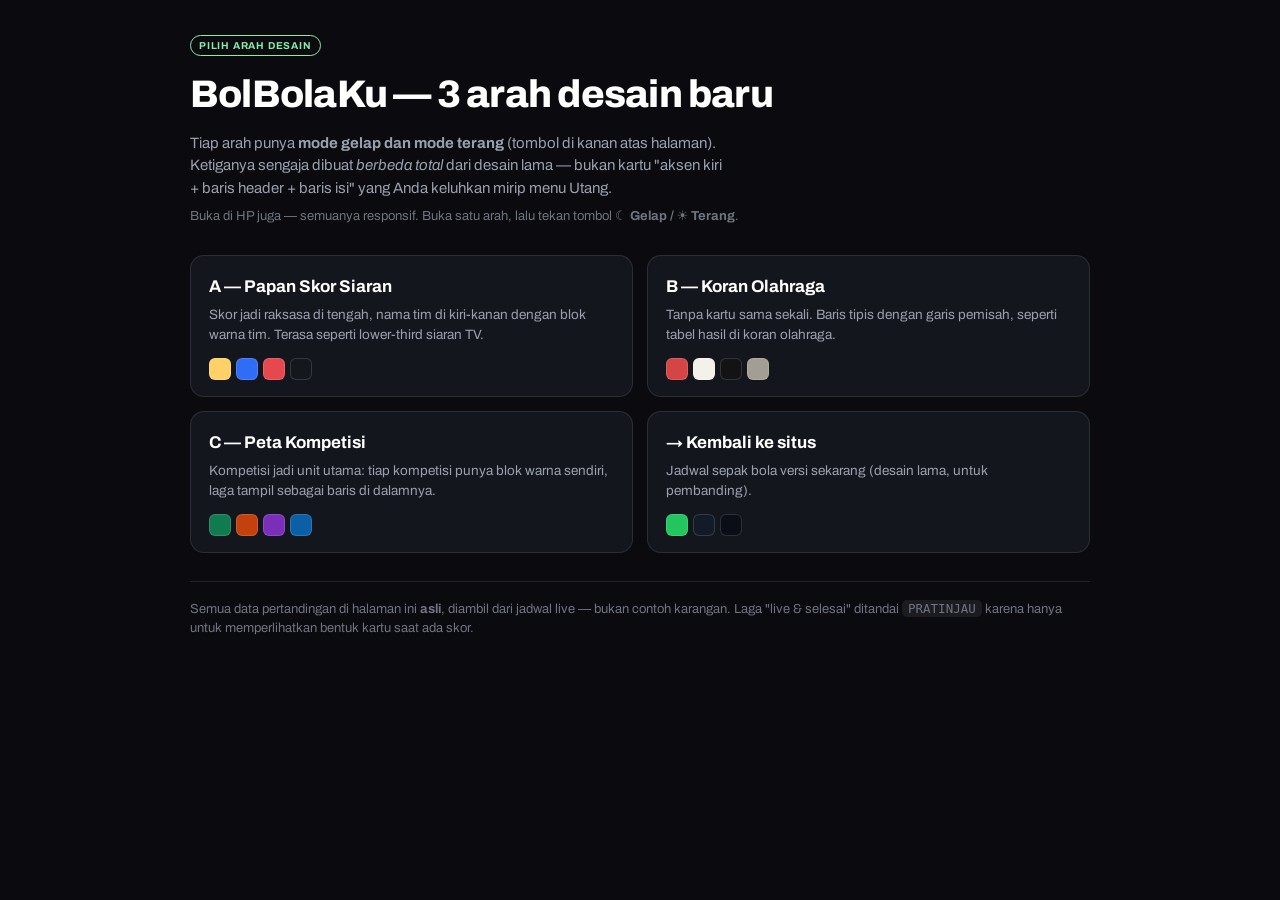
<file: desain/index.html>
<!DOCTYPE html>
<html lang="id">
<head>
<meta charset="UTF-8">
<meta name="viewport" content="width=device-width, initial-scale=1">
<title>BolBolaKu — Pilih Arah Desain</title>
<link rel="preconnect" href="https://fonts.googleapis.com">
<link rel="preconnect" href="https://fonts.gstatic.com" crossorigin>
<link rel="stylesheet" href="https://fonts.googleapis.com/css2?family=Archivo:wght@400;600;700;800&family=Plus+Jakarta+Sans:wght@400;600;700;800&display=swap">
<style>
  *,*::before,*::after{box-sizing:border-box}
  body{margin:0;background:#0a0a0f;color:#fff;font-family:'Archivo',system-ui,sans-serif;
       line-height:1.5;-webkit-font-smoothing:antialiased;padding:32px 16px 64px}
  .w{max-width:900px;margin:0 auto}
  h1{font-size:clamp(1.6rem,5vw,2.4rem);font-weight:800;letter-spacing:-.02em;margin:0 0 8px}
  .sub{color:#9aa0ad;font-size:15px;max-width:60ch;margin:0 0 8px}
  .note{color:#6f7480;font-size:13px;margin:0 0 28px}
  .grid{display:grid;gap:14px;grid-template-columns:1fr}
  @media(min-width:720px){.grid{grid-template-columns:1fr 1fr}}
  a.card{display:block;text-decoration:none;color:inherit;background:#14161d;
         border:1px solid rgba(255,255,255,.1);border-radius:14px;padding:18px 18px 16px;
         transition:border-color .15s,transform .15s}
  a.card:hover{border-color:rgba(255,255,255,.3);transform:translateY(-2px)}
  a.card h2{margin:0 0 6px;font-size:17px;font-weight:700}
  a.card p{margin:0;color:#9aa0ad;font-size:13.5px}
  .swatch{display:flex;gap:5px;margin:12px 0 0}
  .swatch span{width:22px;height:22px;border-radius:6px;border:1px solid rgba(255,255,255,.14)}
  .tag{display:inline-block;font-size:10px;font-weight:700;letter-spacing:.08em;
       text-transform:uppercase;color:#86efac;border:1px solid currentColor;
       border-radius:999px;padding:2px 8px;margin-bottom:10px}
  .foot{margin-top:28px;padding-top:18px;border-top:1px solid rgba(255,255,255,.1);
        color:#6f7480;font-size:13px}
  .foot a{color:#86efac}
  code{background:rgba(255,255,255,.07);padding:1px 6px;border-radius:5px;font-size:12.5px}
</style>
</head>
<body>
<div class="w">
  <span class="tag">Pilih arah desain</span>
  <h1>BolBolaKu — 3 arah desain baru</h1>
  <p class="sub">Tiap arah punya <strong>mode gelap dan mode terang</strong> (tombol di kanan atas halaman). Ketiganya sengaja dibuat <em>berbeda total</em> dari desain lama — bukan kartu "aksen kiri + baris header + baris isi" yang Anda keluhkan mirip menu Utang.</p>
  <p class="note">Buka di HP juga — semuanya responsif. Buka satu arah, lalu tekan tombol <strong>☾ Gelap / ☀ Terang</strong>.</p>

  <div class="grid">
    <a class="card" href="probe-A.html">
      <h2>A — Papan Skor Siaran</h2>
      <p>Skor jadi raksasa di tengah, nama tim di kiri-kanan dengan blok warna tim. Terasa seperti lower-third siaran TV.</p>
      <div class="swatch"><span style="background:#ffd166"></span><span style="background:#2f6df6"></span><span style="background:#e5484d"></span><span style="background:#14181d"></span></div>
    </a>
    <a class="card" href="probe-B.html">
      <h2>B — Koran Olahraga</h2>
      <p>Tanpa kartu sama sekali. Baris tipis dengan garis pemisah, seperti tabel hasil di koran olahraga.</p>
      <div class="swatch"><span style="background:#d64545"></span><span style="background:#f4f1ea"></span><span style="background:#131315"></span><span style="background:#a29e94"></span></div>
    </a>
    <a class="card" href="probe-C.html">
      <h2>C — Peta Kompetisi</h2>
      <p>Kompetisi jadi unit utama: tiap kompetisi punya blok warna sendiri, laga tampil sebagai baris di dalamnya.</p>
      <div class="swatch"><span style="background:#0f7b4f"></span><span style="background:#c2410c"></span><span style="background:#7a2fb8"></span><span style="background:#0b5fa5"></span></div>
    </a>
    <a class="card" href="../">
      <h2>→ Kembali ke situs</h2>
      <p>Jadwal sepak bola versi sekarang (desain lama, untuk pembanding).</p>
      <div class="swatch"><span style="background:#22c55e"></span><span style="background:#141b28"></span><span style="background:#0a0e16"></span></div>
    </a>
  </div>

  <p class="foot">Semua data pertandingan di halaman ini <strong>asli</strong>, diambil dari jadwal live — bukan contoh karangan. Laga "live &amp; selesai" ditandai <code>PRATINJAU</code> karena hanya untuk memperlihatkan bentuk kartu saat ada skor.</p>
</div>
</body>
</html>
</file>
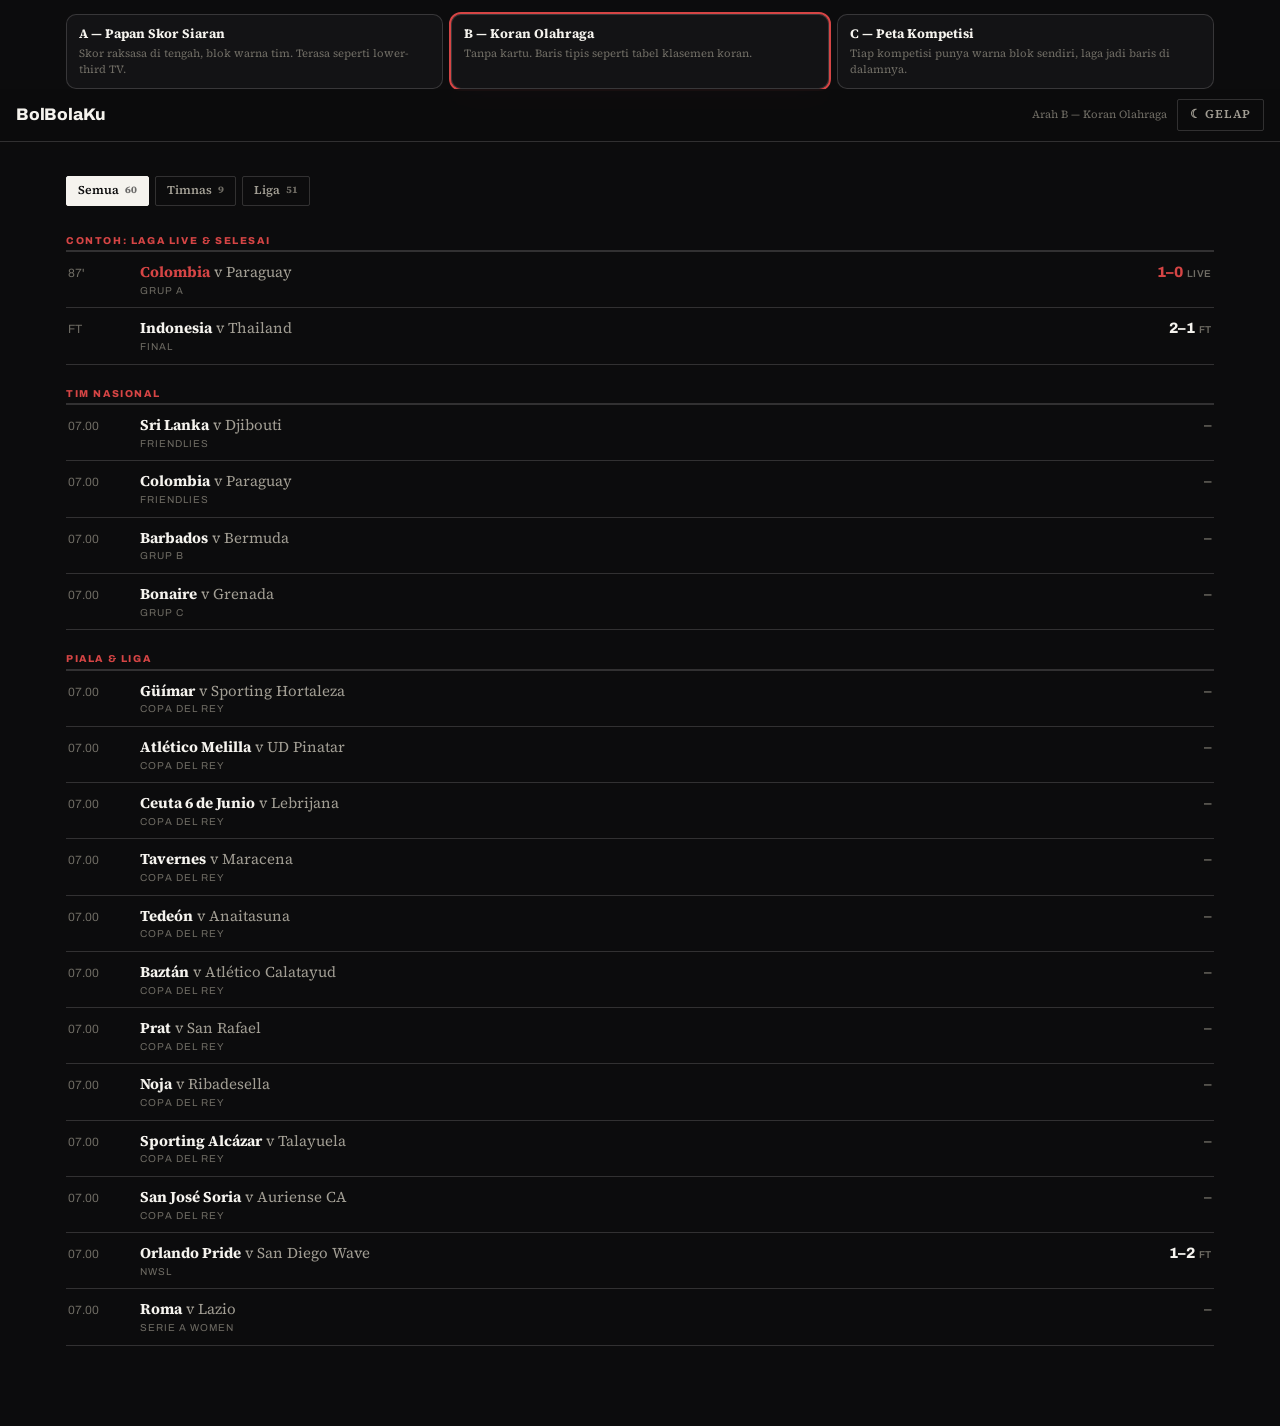
<file: desain/probe-B.html>
<!DOCTYPE html><html lang="id"><head><meta charset="UTF-8">
<meta name="viewport" content="width=device-width, initial-scale=1"><title>B — Koran Olahraga</title>
<link rel="preconnect" href="https://fonts.googleapis.com"><link rel="preconnect" href="https://fonts.gstatic.com" crossorigin>
<link rel="stylesheet" href="https://fonts.googleapis.com/css2?family=Archivo:wght@600;800&family=Source+Serif+4:opsz,wght@8..60,400;600;700&display=swap"><link rel="stylesheet" href="probe.css">
</head><body class="probe probe-B" data-theme="dark"><div class="picker">
  <a href="probe-A.html" ><strong>A — Papan Skor Siaran</strong><span>Skor raksasa di tengah, blok warna tim. Terasa seperti lower-third TV.</span></a>
  <a href="probe-B.html" aria-current="true"><strong>B — Koran Olahraga</strong><span>Tanpa kartu. Baris tipis seperti tabel klasemen koran.</span></a>
  <a href="probe-C.html" ><strong>C — Peta Kompetisi</strong><span>Tiap kompetisi punya warna blok sendiri, laga jadi baris di dalamnya.</span></a>
</div><div class="bar"><span class="bar__name">BolBolaKu</span><span class="bar__sp"></span>
  <span class="bar__hint">Arah B — Koran Olahraga</span><button class="tbtn" id="theme" aria-pressed="false">☾ Gelap</button></div><div class="wrap"><div class="chips"><button class="c" aria-pressed="true">Semua <b>60</b></button><button class="c" aria-pressed="false">Timnas <b>9</b></button><button class="c" aria-pressed="false">Liga <b>51</b></button></div><section class="B-sec"><p class="B-eyebrow">Contoh: laga live &amp; selesai</p><ul class="B-rows"><li class="B-row B-row--live"><span class="t">87&#x27;</span>
  <span class="m"><span class="h">Colombia</span> <span class="a">v Paraguay</span><span class="sub">Grup A</span></span><span class="sc">1–0<span class="ft">LIVE</span></span></li><li class="B-row"><span class="t">FT</span>
  <span class="m"><span class="h">Indonesia</span> <span class="a">v Thailand</span><span class="sub">Final</span></span><span class="sc">2–1<span class="ft">FT</span></span></li></ul></section><section class="B-sec"><p class="B-eyebrow">Tim Nasional</p><ul class="B-rows"><li class="B-row"><span class="t">07.00</span>
  <span class="m"><span class="h">Sri Lanka</span> <span class="a">v Djibouti</span><span class="sub">Friendlies</span></span><span class="sc sc--none">–</span></li><li class="B-row"><span class="t">07.00</span>
  <span class="m"><span class="h">Colombia</span> <span class="a">v Paraguay</span><span class="sub">Friendlies</span></span><span class="sc sc--none">–</span></li><li class="B-row"><span class="t">07.00</span>
  <span class="m"><span class="h">Barbados</span> <span class="a">v Bermuda</span><span class="sub">Grup B</span></span><span class="sc sc--none">–</span></li><li class="B-row"><span class="t">07.00</span>
  <span class="m"><span class="h">Bonaire</span> <span class="a">v Grenada</span><span class="sub">Grup C</span></span><span class="sc sc--none">–</span></li></ul></section><section class="B-sec"><p class="B-eyebrow">Piala &amp; Liga</p><ul class="B-rows"><li class="B-row"><span class="t">07.00</span>
  <span class="m"><span class="h">Güímar</span> <span class="a">v Sporting Hortaleza</span><span class="sub">Copa del Rey</span></span><span class="sc sc--none">–</span></li><li class="B-row"><span class="t">07.00</span>
  <span class="m"><span class="h">Atlético Melilla</span> <span class="a">v UD Pinatar</span><span class="sub">Copa del Rey</span></span><span class="sc sc--none">–</span></li><li class="B-row"><span class="t">07.00</span>
  <span class="m"><span class="h">Ceuta 6 de Junio</span> <span class="a">v Lebrijana</span><span class="sub">Copa del Rey</span></span><span class="sc sc--none">–</span></li><li class="B-row"><span class="t">07.00</span>
  <span class="m"><span class="h">Tavernes</span> <span class="a">v Maracena</span><span class="sub">Copa del Rey</span></span><span class="sc sc--none">–</span></li><li class="B-row"><span class="t">07.00</span>
  <span class="m"><span class="h">Tedeón</span> <span class="a">v Anaitasuna</span><span class="sub">Copa del Rey</span></span><span class="sc sc--none">–</span></li><li class="B-row"><span class="t">07.00</span>
  <span class="m"><span class="h">Baztán</span> <span class="a">v Atlético Calatayud</span><span class="sub">Copa del Rey</span></span><span class="sc sc--none">–</span></li><li class="B-row"><span class="t">07.00</span>
  <span class="m"><span class="h">Prat</span> <span class="a">v San Rafael</span><span class="sub">Copa del Rey</span></span><span class="sc sc--none">–</span></li><li class="B-row"><span class="t">07.00</span>
  <span class="m"><span class="h">Noja</span> <span class="a">v Ribadesella</span><span class="sub">Copa del Rey</span></span><span class="sc sc--none">–</span></li><li class="B-row"><span class="t">07.00</span>
  <span class="m"><span class="h">Sporting Alcázar</span> <span class="a">v Talayuela</span><span class="sub">Copa del Rey</span></span><span class="sc sc--none">–</span></li><li class="B-row"><span class="t">07.00</span>
  <span class="m"><span class="h">San José Soria</span> <span class="a">v Auriense CA</span><span class="sub">Copa del Rey</span></span><span class="sc sc--none">–</span></li><li class="B-row"><span class="t">07.00</span>
  <span class="m"><span class="h">Orlando Pride</span> <span class="a">v San Diego Wave</span><span class="sub">NWSL</span></span><span class="sc">1–2<span class="ft">FT</span></span></li><li class="B-row"><span class="t">07.00</span>
  <span class="m"><span class="h">Roma</span> <span class="a">v Lazio</span><span class="sub">Serie A Women</span></span><span class="sc sc--none">–</span></li></ul></section></div><script>
const b=document.getElementById('theme'),root=document.body;
function paint(){const d=root.dataset.theme==='dark';b.textContent=d?'☾ Gelap':'☀ Terang';b.setAttribute('aria-pressed',String(!d));}
b.addEventListener('click',()=>{root.dataset.theme=root.dataset.theme==='dark'?'light':'dark';paint();});
document.querySelectorAll('.chips .c').forEach(c=>c.addEventListener('click',()=>{
  document.querySelectorAll('.chips .c').forEach(x=>x.setAttribute('aria-pressed','false'));
  c.setAttribute('aria-pressed','true');}));paint();</script></body></html>
</file>
<file: desain/probe.css>
/* ============================================================
   BolBolaKu — DESIGN PROBES v4
   Tiga arah desain yang benar-benar berbeda, masing-masing dengan
   dark + light mode. Tujuannya MEMILIH arah, bukan mengirim kode.

   Yang sengaja DIHINDARI (keluhan user):
   - kartu "rail aksen kiri + baris header + baris isi" (pola kartu
     Utang myduit — dan pola v3 kita sendiri)
   - near-black + satu aksen hijau (default AI, per skill frontend-design)
   - kartu seragam semua jenis kompetisi
   ============================================================ */

*, *::before, *::after { box-sizing: border-box; }
html { -webkit-text-size-adjust: 100%; }
body {
  margin: 0;
  font-family: var(--f-body, system-ui, -apple-system, 'Segoe UI', Roboto, sans-serif);
  background: var(--bg);
  color: var(--fg);
  line-height: 1.45;
  -webkit-font-smoothing: antialiased;
}
button, input, select { font: inherit; color: inherit; background: none; border: none; }
ul { margin: 0; padding: 0; list-style: none; }
img { display: block; }

/* ============================================================
   TEMA — DARK + LIGHT
   Setiap arah punya paletnya sendiri, tapi kontraknya sama:
   [data-theme="dark"|"light"] menukar token, bukan warna hardcode.
   ============================================================ */

/* ===== ARAH A — "PAPAN SKOR SIARAN" (scoreboard broadcast) =====
   Kartu = dua baris tim dengan SKOR SEBAGAI BLOCK BESAR di tengah,
   pemisah tipis, dan blok warna tim sebagai identitas (bukan rail).
   Tipografi sangat tebal + angka tabular besar. Terasa seperti
   lower-third siaran TV. */
.probe-A {
  --bg:      #0b0d10;
  --surface: #14181d;
  --fg:      #ffffff;
  --fg-2:    #9aa3ad;
  --fg-3:    #6b747e;
  --line:    rgba(255,255,255,.09);
  --accent:  #ffd166;
  --home:    #2f6df6;
  --away:    #e5484d;
  --f-body:  'Archivo', system-ui, sans-serif;
  --f-display: 'Archivo', system-ui, sans-serif;
}
.probe-A[data-theme="light"] {
  --bg:      #eef0f3;
  --surface: #ffffff;
  --fg:      #101317;
  --fg-2:    #4c545e;
  --fg-3:    #666e78;
  --line:    rgba(0,0,0,.10);
  --accent:  #b8860b;
  --home:    #2f6df6;
  --away:    #d92b30;
}

/* ===== ARAH B — "KORAN OLAHRAGA" (editorial broadsheet) =====
   Tanpa kartu. Daftar baris dengan garis pemisah seperti tabel liga
   di koran. Nama kompetisi jadi EYEBROW, angka rata seperti kolom
   klasemen. Radius 0. Kontrasnya dari tipografi + rule, bukan kotak. */
.probe-B {
  --bg:      #0c0c0d;
  --surface: #131315;
  --fg:      #f5f3ee;
  --fg-2:    #a29e94;
  --fg-3:    #6f6c64;
  --line:    rgba(245,243,238,.16);
  --accent:  #d64545;
  --f-body:  'Source Serif 4', Georgia, serif;
  --f-display: 'Archivo', system-ui, sans-serif;
}
.probe-B[data-theme="light"] {
  --bg:      #f4f1ea;
  --surface: #ffffff;
  --fg:      #17150f;
  --fg-2:    #4e4940;
  --fg-3:    #6a6459;
  --line:    rgba(23,21,15,.20);
  --accent:  #a82c2c;
}

/* ===== ARAH C — "PETA KOMPETISI" (competition-first, colored) =====
   Kompetisi adalah unit utama, bukan pertandingan. Tiap kompetisi
   punya WARNA LATARNYA SENDIRI (blok warna penuh), dan laga di
   dalamnya tampil sebagai baris ringkas. Terasa seperti koleksi
   kartu turnamen, bukan feed abu-abu seragam. */
.probe-C {
  --bg:      #0a0a12;
  --surface: #15161f;
  --fg:      #ffffff;
  --fg-2:    #9d9fb0;
  --fg-3:    #6e7086;
  --line:    rgba(255,255,255,.10);
  --accent:  #5b8cff;
  --f-body:  'Plus Jakarta Sans', system-ui, sans-serif;
  --f-display: 'Plus Jakarta Sans', system-ui, sans-serif;
}
.probe-C[data-theme="light"] {
  --bg:      #f2f3f7;
  --surface: #ffffff;
  --fg:      #14151d;
  --fg-2:    #4e5060;
  --fg-3:    #696b7d;
  --line:    rgba(20,21,29,.10);
  --accent:  #3355dd;
}

/* ---------- kerangka bersama ---------- */
.probe {
  min-height: 100vh;
  background: var(--bg);
  color: var(--fg);
  transition: background .25s ease, color .25s ease;
}
.wrap { max-width: 1180px; margin: 0 auto; padding: 20px 16px 80px; }

.bar {
  position: sticky; top: 0; z-index: 10;
  display: flex; align-items: center; gap: 10px; flex-wrap: wrap;
  padding: 10px 16px;
  background: color-mix(in srgb, var(--bg) 88%, transparent);
  backdrop-filter: blur(12px);
  border-bottom: 1px solid var(--line);
}
.bar__name { font-family: var(--f-display); font-weight: 800; font-size: 1.05rem; letter-spacing: -.01em; }
.bar__sp { flex: 1; }
.bar__hint { font-size: 11px; color: var(--fg-3); }

.tbtn {
  display: inline-flex; align-items: center; gap: 6px;
  height: 32px; padding: 0 12px;
  border: 1px solid var(--line); border-radius: 7px;
  font-size: 12px; font-weight: 600; color: var(--fg-2);
  cursor: pointer;
}
.tbtn[aria-pressed="true"] { background: var(--accent); border-color: var(--accent); color: #0b0d10; }
.probe-B .tbtn { border-radius: 2px; text-transform: uppercase; letter-spacing: .06em; }

.chips { display: flex; gap: 6px; flex-wrap: wrap; padding: 14px 0 6px; }
.chips .c {
  height: 30px; padding: 0 11px; display: inline-flex; align-items: center; gap: 6px;
  border: 1px solid var(--line); border-radius: 999px;
  font-size: 12px; font-weight: 600; color: var(--fg-2); cursor: pointer;
}
.chips .c b { font-size: 10px; color: var(--fg-3); font-variant-numeric: tabular-nums; }
.chips .c[aria-pressed="true"] { background: var(--fg); color: var(--bg); border-color: var(--fg); }
.chips .c[aria-pressed="true"] b { color: color-mix(in srgb, var(--bg) 60%, transparent); }
.probe-B .chips .c { border-radius: 2px; }
.probe-C .chips .c { border-radius: 8px; }

.daylabel {
  display: flex; align-items: baseline; gap: 10px;
  margin: 20px 0 10px; padding-bottom: 6px;
  border-bottom: 1px solid var(--line);
}
.daylabel h2 { margin: 0; font-family: var(--f-display); font-size: 1.15rem; font-weight: 800; letter-spacing: -.01em; }
.daylabel .rel {
  font-size: 10px; font-weight: 700; letter-spacing: .1em; text-transform: uppercase;
  color: var(--accent); border: 1px solid currentColor; border-radius: 999px; padding: 1px 7px;
}
.daylabel .n { margin-left: auto; font-size: 11px; color: var(--fg-3); font-variant-numeric: tabular-nums; }

/* ============================================================
   ARAH A — kartu papan skor
   Struktur: baris tim | SKOR BESAR | baris tim, dengan blok warna
   tim di kiri tiap nama. Tidak ada "header + rail".
   ============================================================ */
.A-list { display: grid; gap: 8px; }
.A-card {
  background: var(--surface);
  border: 1px solid var(--line);
  border-radius: 10px;
  overflow: hidden;
}
.A-top {
  display: flex; align-items: center; gap: 8px;
  padding: 7px 12px;
  font-size: 11px; font-weight: 700; letter-spacing: .04em; text-transform: uppercase;
  color: var(--fg-3);
  border-bottom: 1px solid var(--line);
}
.A-top .tag {
  color: #0b0d10; background: var(--accent);
  padding: 1px 6px; border-radius: 4px; font-size: 10px;
}
.A-top .when { margin-left: auto; font-family: var(--f-display); font-variant-numeric: tabular-nums; color: var(--fg-2); font-size: 12px; }
.A-body { display: grid; grid-template-columns: minmax(0,1fr) auto minmax(0,1fr); align-items: center; gap: 4px; padding: 10px 12px; }
.A-team { display: grid; align-items: center; gap: 8px; grid-template-columns: 4px auto minmax(0,1fr); min-width: 0; }
/* Tim tamu: cermin dari tim tuan rumah. Jangan pakai direction:rtl (itu
   membuat nama hilang saat overflow) — cukup balik urutan kolom + rata kanan. */
.A-team--away { grid-template-columns: minmax(0,1fr) auto 4px; }
.A-team--away .stripe { order: 3; }
.A-team--away .cr { order: 2; }
.A-team--away .nm { order: 1; }
.A-team .stripe { width: 4px; height: 26px; border-radius: 2px; background: var(--c, var(--fg-3)); }
.A-team .cr { width: 24px; height: 24px; object-fit: contain; }
.A-team .nm { font-weight: 700; font-size: 14px; min-width: 0; overflow: hidden; text-overflow: ellipsis; white-space: nowrap; }
.A-team--away .nm { text-align: right; }
.A-score {
  font-family: var(--f-display); font-weight: 800; font-size: 1.9rem;
  letter-spacing: -.02em; font-variant-numeric: tabular-nums;
  padding: 0 6px; white-space: nowrap; min-width: 74px; text-align: center;
  /* Angka memakai warna teks utama (bukan aksen) supaya kontras tetap
     >= 4.5:1 di light mode; aksen hanya untuk menandai laga live. */
  color: var(--fg);
}
.A-card--live .A-score { color: var(--accent); }
.A-score i {
  font-style: normal; opacity: .38; font-size: .42em;
  margin: 0 .28em; vertical-align: .16em; line-height: 1;
}
.A-vs { font-size: 11px; font-weight: 700; color: var(--fg-3); letter-spacing: .08em; text-align: center; min-width: 74px; }
.A-meta { display: flex; align-items: center; gap: 6px; margin-top: 2px; font-size: 10px; color: var(--fg-3); }
.A-live { color: var(--accent); font-weight: 800; }

/* ============================================================
   ARAH B — daftar koran (tanpa kartu)
   ============================================================ */
.B-sec { margin-top: 22px; }
.B-eyebrow {
  font-family: var(--f-display); font-size: 10px; font-weight: 800;
  letter-spacing: .16em; text-transform: uppercase; color: var(--accent);
  margin: 0 0 2px;
}
.B-rows { border-top: 2px solid var(--line); }
.B-row {
  display: grid; grid-template-columns: 62px 1fr auto;
  align-items: baseline; gap: 10px;
  padding: 9px 2px;
  border-bottom: 1px solid var(--line);
}
.B-row .t { font-family: var(--f-display); font-size: 12px; color: var(--fg-3); font-variant-numeric: tabular-nums; }
.B-row .m { min-width: 0; font-size: 15px; }
.B-row .m .h { font-weight: 700; }
.B-row .m .a { color: var(--fg-2); }
.B-row .m .sub { display: block; font-family: var(--f-display); font-size: 10px; letter-spacing: .1em; text-transform: uppercase; color: var(--fg-3); margin-top: 1px; }
.B-row .sc { font-family: var(--f-display); font-size: 15px; font-weight: 800; font-variant-numeric: tabular-nums; white-space: nowrap; }
.B-row .sc .ft { font-size: 10px; font-weight: 600; color: var(--fg-3); letter-spacing: .06em; margin-left: 4px; }
.B-row--live .sc { color: var(--accent); }
.B-row .sc--none { color: var(--fg-3); font-weight: 600; }
.B-row--live .m .h { color: var(--accent); }

/* ============================================================
   ARAH C — blok kompetisi berwarna
   ============================================================ */
.C-comp { margin-top: 18px; border-radius: 12px; overflow: hidden; border: 1px solid var(--line); }
.C-head {
  display: flex; align-items: center; gap: 8px;
  padding: 9px 12px;
  background: var(--tint);
  color: var(--ink, #fff);
}
.C-head .bdg {
  font-family: var(--f-display); font-size: 10px; font-weight: 800; letter-spacing: .06em;
  background: rgba(0,0,0,.22); padding: 2px 6px; border-radius: 5px;
}
.C-head .nm { font-size: 13px; font-weight: 700; }
.C-head .ct { margin-left: auto; font-size: 11px; opacity: .8; font-variant-numeric: tabular-nums; }
.C-body { background: var(--surface); }
.C-fx {
  display: grid; grid-template-columns: 52px 1fr auto;
  align-items: center; gap: 10px;
  padding: 8px 12px; border-top: 1px solid var(--line);
}
.C-fx:first-child { border-top: 0; }
.C-fx .t { font-family: var(--f-display); font-size: 12px; font-weight: 700; color: var(--fg-2); font-variant-numeric: tabular-nums; }
.C-fx .tm { display: flex; align-items: center; gap: 8px; min-width: 0; }
.C-fx .tm img { width: 20px; height: 20px; object-fit: contain; }
.C-fx .tm .n { font-size: 13px; font-weight: 600; overflow: hidden; text-overflow: ellipsis; white-space: nowrap; }
.C-fx .sc { font-family: var(--f-display); font-size: 14px; font-weight: 800; font-variant-numeric: tabular-nums; }
.C-fx .sc .vs { font-size: 10px; color: var(--fg-3); font-weight: 600; letter-spacing: .06em; }
.C-fx .vsep { color: var(--fg-3); font-size: 11px; font-style: italic; padding: 0 1px; }

/* ---------- pemilih arah ---------- */
.picker { display: flex; gap: 8px; padding: 14px 16px 0; max-width: 1180px; margin: 0 auto; flex-wrap: wrap; }
.picker a {
  flex: 1 1 220px; text-decoration: none; color: inherit;
  border: 1px solid var(--line); border-radius: 10px; padding: 10px 12px;
  background: var(--surface);
}
.picker a[aria-current="true"] { outline: 2px solid var(--accent); }
.picker strong { display: block; font-size: 13px; }
.picker span { display: block; font-size: 11px; color: var(--fg-3); margin-top: 2px; }

@media (max-width: 560px) {
  .A-score { font-size: 1.5rem; min-width: 58px; }
  .A-team .nm { font-size: 12px; }
  .B-row { grid-template-columns: 46px 1fr auto; }
  .C-fx { grid-template-columns: 42px 1fr auto; }
}

/* kartu live: rail amber + skor lebih besar */
.A-card--live { border-color: color-mix(in srgb, var(--accent) 55%, transparent); }
.A-card--live .A-top .A-live { color: var(--accent); font-family: var(--f-display); font-size: 12px; letter-spacing: .04em; }
.B-row--live .m .h { color: var(--accent); }
</file>
